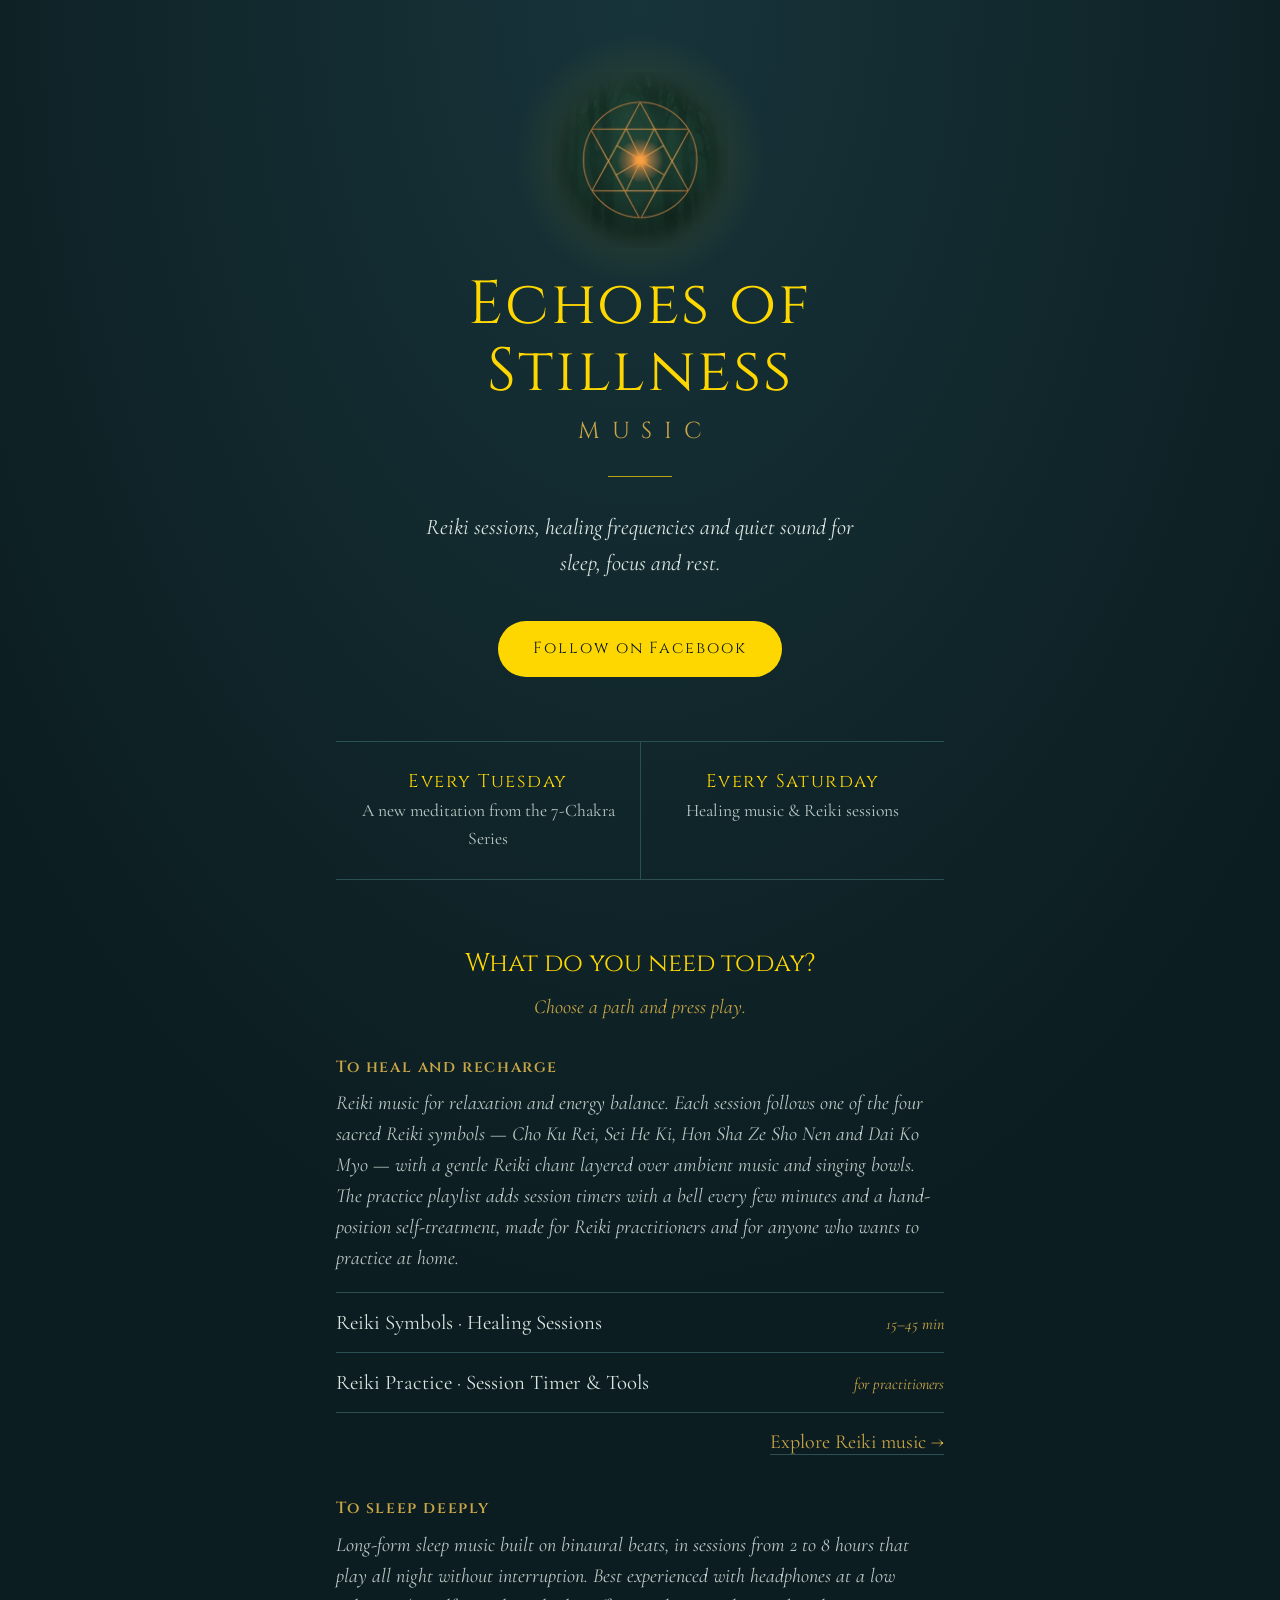
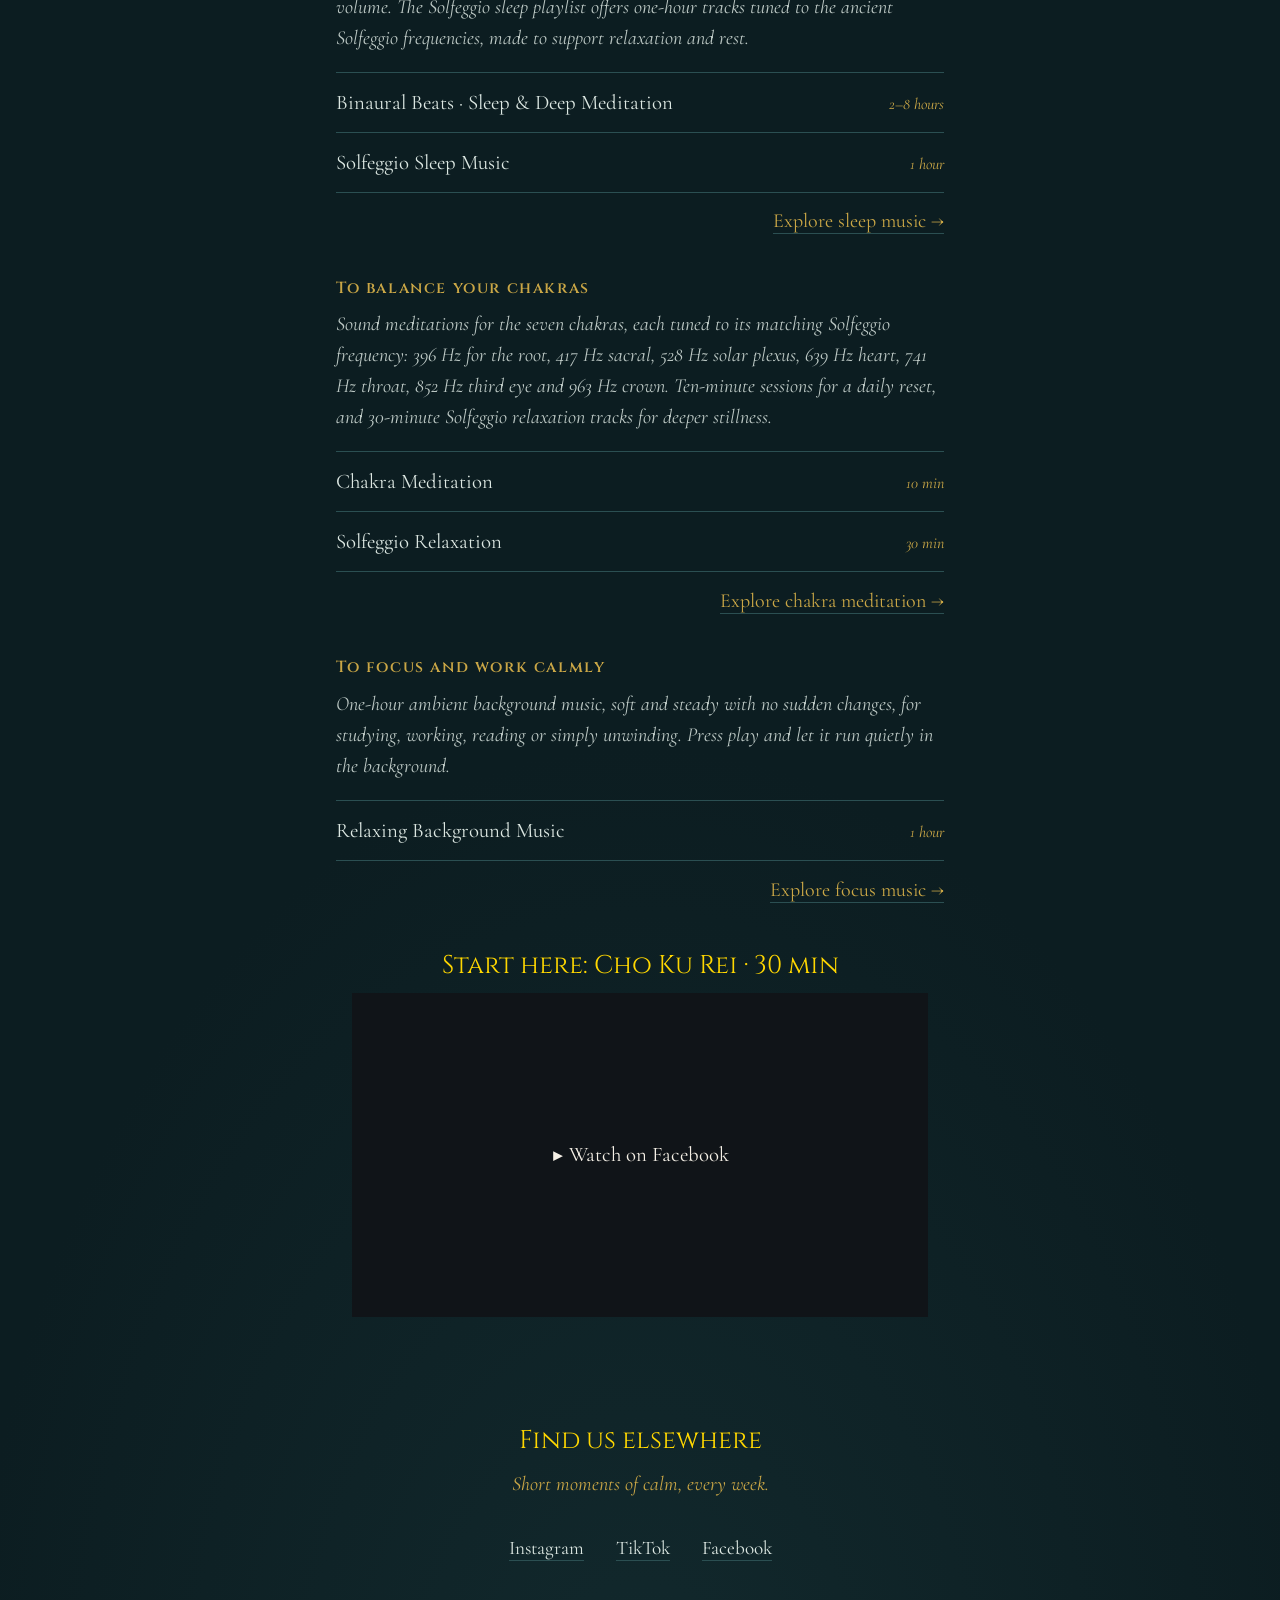
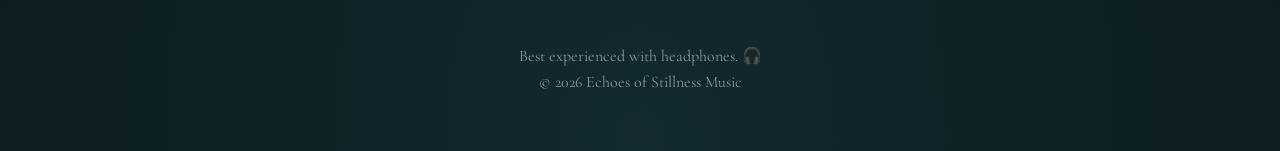
<file: index.html>
<!DOCTYPE html>
<html lang="en">
<head>
  <script type="application/ld+json">{"@context":"https://schema.org","@type":"WebSite","name":"Echoes of Stillness Music","url":"https://echoesofstillnessmusic.github.io/","description":"Reiki sessions, healing frequencies and quiet sound for sleep, focus and rest.","sameAs":["https://www.facebook.com/EchoesOfStillnessMusic","https://www.instagram.com/echoesofstillnessmusic","https://www.tiktok.com/@echoesofstillnessmusic","https://www.facebook.com/EchoesOfStillnessMusic"]}</script>
<meta charset="UTF-8">
<meta name="viewport" content="width=device-width, initial-scale=1, viewport-fit=cover">
<title>Echoes of Stillness Music — Healing frequencies, Reiki and sleep sessions</title>
<meta name="description" content="Echoes of Stillness Music: New healing sessions every Tuesday and Saturday on Facebook: Reiki, chakra meditations, Solfeggio healing frequencies, binaural beats and relaxing background music.">
<link rel="icon" type="image/png" href="[data-uri]">
<link rel="canonical" href="https://echoesofstillnessmusic.github.io/">
<meta property="og:type" content="website">
<meta property="og:title" content="Echoes of Stillness Music">
<meta property="og:description" content="New healing sessions every Tuesday and Saturday on Facebook. Healing music for Reiki, meditation and sleep.">
<meta property="og:url" content="https://echoesofstillnessmusic.github.io/">
<meta property="og:image" content="https://echoesofstillnessmusic.github.io/banner.jpg">
<meta property="og:image:width" content="1200">
<meta property="og:image:height" content="675">
<meta name="twitter:card" content="summary_large_image">
<meta name="twitter:image" content="https://echoesofstillnessmusic.github.io/banner.jpg">
<link rel="preconnect" href="https://fonts.googleapis.com">
<link rel="preconnect" href="https://fonts.gstatic.com" crossorigin>
<link href="https://fonts.googleapis.com/css2?family=Cinzel:wght@400;600&family=Cormorant+Garamond:ital,wght@0,400;0,500;1,400&display=swap" rel="stylesheet">
<style>
  :root {
    --night: #0C1D21;      /* deep forest night */
    --mist: #17343A;       /* fog between trees */
    --moss: #2B4F52;       /* hairlines */
    --gold: #FFD700;       /* brand gold */
    --ember: #C9A646;      /* softer gold for secondary text */
    --breath: #DCE7E2;     /* body text */
    --display: "Cinzel", "Trajan Pro", Georgia, serif;
    --body: "Cormorant Garamond", Garamond, Georgia, serif;
  }
  * { box-sizing: border-box; margin: 0; padding: 0; }
  html { scroll-behavior: smooth; }
  body {
    min-height: 100vh;
    background:
      radial-gradient(ellipse 90% 55% at 50% 0%, var(--mist) 0%, transparent 70%),
      radial-gradient(ellipse 70% 40% at 50% 100%, #12292D 0%, transparent 75%),
      var(--night);
    color: var(--breath);
    font-family: var(--body);
    font-size: 1.25rem;
    line-height: 1.6;
    padding: env(safe-area-inset-top, 0) 1.5rem env(safe-area-inset-bottom, 0);
  }
  main { max-width: 38rem; margin: 0 auto; }
  a { color: inherit; }
  a:focus-visible { outline: 2px solid var(--gold); outline-offset: 4px; border-radius: 2px; }

  /* Hero: the one moment of motion — a slow breathing glow */
  .hero { text-align: center; padding: 4.5rem 0 4rem; position: relative; }
  .emblem { position: relative; width: 11rem; height: 11rem; margin: 0 auto 1.5rem; }
  .emblem img { position: relative; width: 100%; height: 100%; display: block; }
  .glow {
    position: absolute; left: 50%; top: 50%;
    width: 16rem; height: 16rem; margin: -8rem 0 0 -8rem;
    border-radius: 50%;
    background: radial-gradient(circle, rgba(255,215,0,.22) 0%, rgba(255,215,0,.06) 45%, transparent 70%);
    animation: breathe 8s ease-in-out infinite;
    pointer-events: none;
  }
  @keyframes breathe {
    0%, 100% { transform: scale(.85); opacity: .6; }
    50% { transform: scale(1.15); opacity: 1; }
  }
  h1 {
    position: relative;
    font-family: var(--display);
    font-weight: 400;
    color: var(--gold);
    font-size: clamp(2.4rem, 9vw, 3.8rem);
    line-height: 1.1;
    letter-spacing: .04em;
  }
  h1 small { display: block; font-size: .38em; letter-spacing: .5em; margin-top: .8rem; color: var(--ember); padding-left: .5em; }
  .rule { width: 4rem; height: 1px; background: var(--gold); margin: 2rem auto; opacity: .7; }
  .lede { font-style: italic; font-size: 1.4rem; max-width: 28rem; margin: 0 auto; }

  .subscribe {
    display: inline-block; margin-top: 2.5rem;
    font-family: var(--display); font-size: 1rem; letter-spacing: .12em;
    color: var(--night); background: var(--gold);
    padding: .95rem 2.2rem; border-radius: 999px; text-decoration: none;
    transition: background .2s;
  }
  .subscribe:hover { background: #FFE34D; }

  /* Weekly rhythm */
  .week { display: grid; grid-template-columns: 1fr 1fr; border-top: 1px solid var(--moss); border-bottom: 1px solid var(--moss); }
  .day { padding: 1.6rem 1rem; text-align: center; }
  .day + .day { border-left: 1px solid var(--moss); }
  .day h3 { font-family: var(--display); font-weight: 400; color: var(--gold); font-size: 1.15rem; letter-spacing: .08em; }
  .day p { font-size: 1.1rem; color: var(--breath); opacity: .85; }

  /* Paths by need */
  section { padding: 4rem 0 0; }
  h2 { font-family: var(--display); font-weight: 400; color: var(--gold); font-size: 1.6rem; text-align: center; margin-bottom: .4rem; }
  .intro { text-align: center; font-style: italic; color: var(--ember); margin-bottom: 2rem; }
  .need { margin-bottom: 2.4rem; }
  .need h3 { font-family: var(--display); font-weight: 600; font-size: 1rem; letter-spacing: .1em; color: var(--ember); margin-bottom: .5rem; }
  .need ul { list-style: none; }
  .need li a {
    display: flex; justify-content: space-between; align-items: baseline; gap: 1rem;
    padding: .8rem 0; border-bottom: 1px solid var(--moss); text-decoration: none;
  }
  .need li:first-child a { border-top: 1px solid var(--moss); }
  .need li a span:first-child { font-size: 1.3rem; }
  .need li a span:last-child { font-size: 1rem; color: var(--ember); white-space: nowrap; font-style: italic; }
  .need li a:hover span:first-child { color: var(--gold); }

  /* Elsewhere */
  .elsewhere { text-align: center; padding-bottom: 2rem; }
  .elsewhere ul { list-style: none; display: flex; justify-content: center; flex-wrap: wrap; gap: .5rem 2rem; }
  .elsewhere a { text-decoration: none; font-size: 1.2rem; border-bottom: 1px solid var(--moss); }
  .elsewhere a:hover { color: var(--gold); border-color: var(--gold); }

  footer { text-align: center; font-size: 1rem; opacity: .6; padding: 3rem 0 3.5rem; }

  @media (max-width: 480px) {
    .hero { padding-top: 3rem; }
    .emblem { width: 9rem; height: 9rem; }
    .week { grid-template-columns: 1fr; }
    .day + .day { border-left: none; border-top: 1px solid var(--moss); }
  }
  @media (prefers-reduced-motion: reduce) { .glow { animation: none; } html { scroll-behavior: auto; } }
</style>
</head>
<body>
<main>

  <header class="hero">
    <div class="emblem">
      <div class="glow" aria-hidden="true"></div>
      <img src="[data-uri]" alt="Echoes of Stillness logo: golden sacred geometry star">
    </div>
    <h1>Echoes of Stillness<small>MUSIC</small></h1>
    <div class="rule" aria-hidden="true"></div>
    <p class="lede">Reiki sessions, healing frequencies and quiet sound for sleep, focus and rest.</p>
    <a class="subscribe" href="https://www.facebook.com/EchoesOfStillnessMusic">Follow on Facebook</a>
  </header>

  <div class="week">
    <div class="day">
      <h3>Every Tuesday</h3>
      <p>A new meditation from the 7-Chakra Series</p>
    </div>
    <div class="day">
      <h3>Every Saturday</h3>
      <p>Healing music &amp; Reiki sessions</p>
    </div>
  </div>

  <section>
    <h2>What do you need today?</h2>
    <p class="intro">Choose a path and press play.</p>

    <div class="need">
      <h3>To heal and recharge</h3>
      <p style="font-style:italic;opacity:.85;line-height:1.55;margin:.4em 0 .9em">Reiki music for relaxation and energy balance. Each session follows one of the four sacred Reiki symbols — Cho Ku Rei, Sei He Ki, Hon Sha Ze Sho Nen and Dai Ko Myo — with a gentle Reiki chant layered over ambient music and singing bowls. The practice playlist adds session timers with a bell every few minutes and a hand-position self-treatment, made for Reiki practitioners and for anyone who wants to practice at home.</p>
      <ul>
        <li><a href="https://www.facebook.com/EchoesOfStillnessMusic/reels"><span>Reiki Symbols · Healing Sessions</span><span>15–45 min</span></a></li>
        <li><a href="https://www.facebook.com/EchoesOfStillnessMusic/videos"><span>Reiki Practice · Session Timer &amp; Tools</span><span>for practitioners</span></a></li>
      </ul>
      <p style="margin:.8rem 0 0;text-align:right"><a href="/reiki-music/" style="color:#C9A646;text-decoration:none;border-bottom:1px solid #2B4F52">Explore Reiki music →</a></p>
    </div>

    <div class="need">
      <h3>To sleep deeply</h3>
      <p style="font-style:italic;opacity:.85;line-height:1.55;margin:.4em 0 .9em">Long-form sleep music built on binaural beats, in sessions from 2 to 8 hours that play all night without interruption. Best experienced with headphones at a low volume. The Solfeggio sleep playlist offers one-hour tracks tuned to the ancient Solfeggio frequencies, made to support relaxation and rest.</p>
      <ul>
        <li><a href="https://www.facebook.com/EchoesOfStillnessMusic"><span>Binaural Beats · Sleep &amp; Deep Meditation</span><span>2–8 hours</span></a></li>
        <li><a href="https://www.facebook.com/EchoesOfStillnessMusic"><span>Solfeggio Sleep Music</span><span>1 hour</span></a></li>
      </ul>
      <p style="margin:.8rem 0 0;text-align:right"><a href="/sleep-music/" style="color:#C9A646;text-decoration:none;border-bottom:1px solid #2B4F52">Explore sleep music →</a></p>
    </div>

    <div class="need">
      <h3>To balance your chakras</h3>
      <p style="font-style:italic;opacity:.85;line-height:1.55;margin:.4em 0 .9em">Sound meditations for the seven chakras, each tuned to its matching Solfeggio frequency: 396 Hz for the root, 417 Hz sacral, 528 Hz solar plexus, 639 Hz heart, 741 Hz throat, 852 Hz third eye and 963 Hz crown. Ten-minute sessions for a daily reset, and 30-minute Solfeggio relaxation tracks for deeper stillness.</p>
      <ul>
        <li><a href="https://www.facebook.com/EchoesOfStillnessMusic/videos"><span>Chakra Meditation</span><span>10 min</span></a></li>
        <li><a href="https://www.facebook.com/EchoesOfStillnessMusic/videos"><span>Solfeggio Relaxation</span><span>30 min</span></a></li>
      </ul>
      <p style="margin:.8rem 0 0;text-align:right"><a href="/chakra-meditation/" style="color:#C9A646;text-decoration:none;border-bottom:1px solid #2B4F52">Explore chakra meditation →</a></p>
    </div>

    <div class="need">
      <h3>To focus and work calmly</h3>
      <p style="font-style:italic;opacity:.85;line-height:1.55;margin:.4em 0 .9em">One-hour ambient background music, soft and steady with no sudden changes, for studying, working, reading or simply unwinding. Press play and let it run quietly in the background.</p>
      <ul>
        <li><a href="https://www.facebook.com/EchoesOfStillnessMusic/videos"><span>Relaxing Background Music</span><span>1 hour</span></a></li>
      </ul>
      <p style="margin:.8rem 0 0;text-align:right"><a href="/focus-music/" style="color:#C9A646;text-decoration:none;border-bottom:1px solid #2B4F52">Explore focus music →</a></p>
    </div>
  </section><section style="max-width:720px;margin:40px auto;padding:0 16px;text-align:center"><h2>Start here: Cho Ku Rei · 30 min</h2><div style="position:relative;padding-bottom:56.25%;height:0;background:#101418"><a href="https://www.facebook.com/EchoesOfStillnessMusic/reels" target="_blank" rel="noopener" style="position:absolute;top:0;left:0;width:100%;height:100%;display:flex;align-items:center;justify-content:center;color:#f5f0e6;text-decoration:none;font-size:1.3rem">▶ Watch on Facebook</a></div></section>

  <section class="elsewhere">
    <h2>Find us elsewhere</h2>
    <p class="intro">Short moments of calm, every week.</p>
    <ul>
      <li><a href="https://www.instagram.com/echoesofstillnessmusic">Instagram</a></li>
      <li><a href="https://www.tiktok.com/@echoesofstillnessmusic">TikTok</a></li>
      <li><a href="https://www.facebook.com/EchoesOfStillnessMusic">Facebook</a></li>
    </ul>
  </section>

  <footer>
    <p>Best experienced with headphones. 🎧</p>
    <p>© 2026 Echoes of Stillness Music</p>
  </footer>

</main>
</body>
</html>
</file>
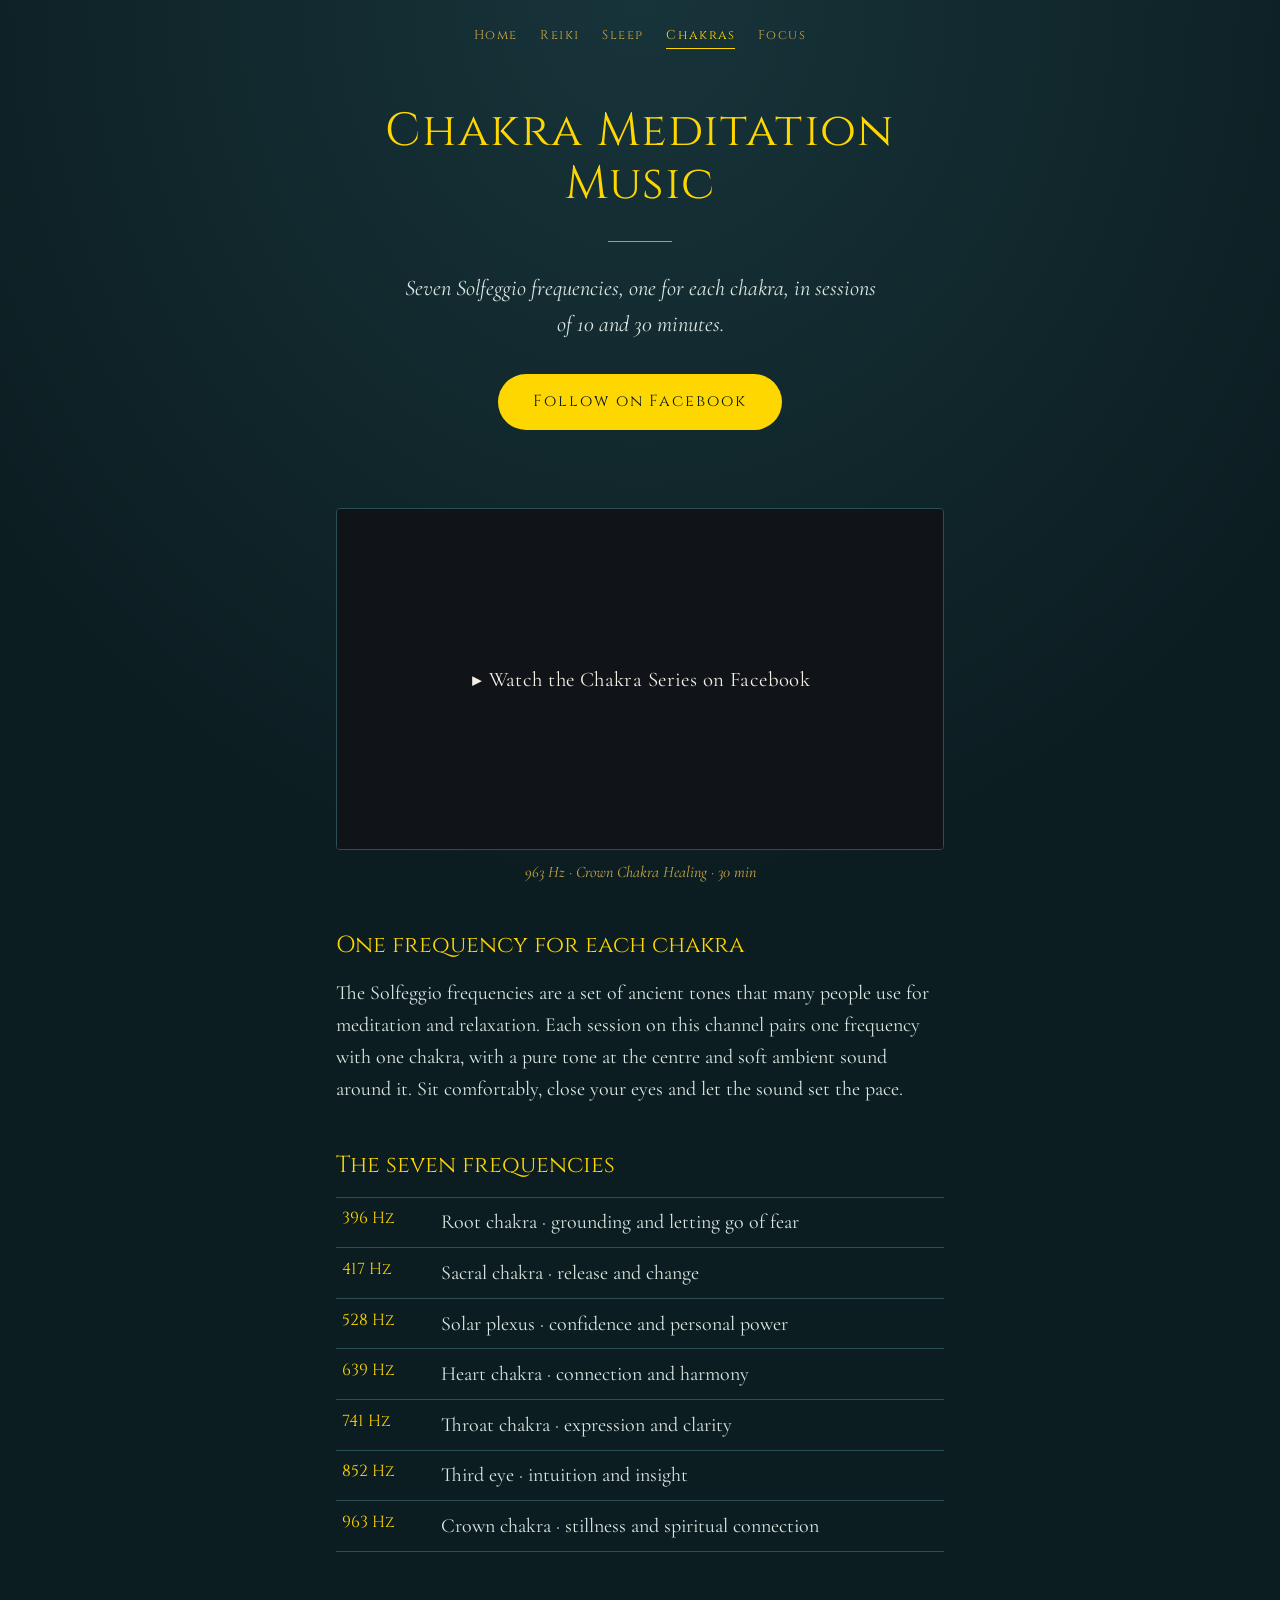
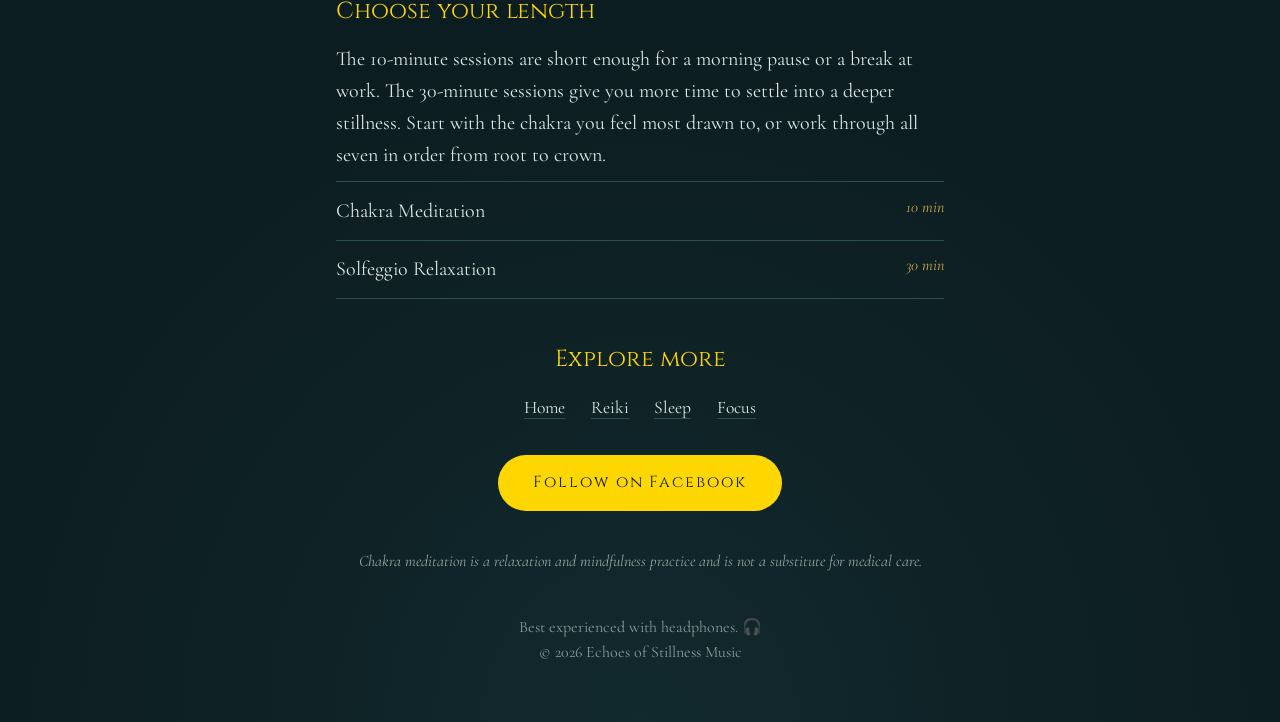
<file: chakra-meditation/index.html>
<!DOCTYPE html>
<html lang="en">
<head>
<meta charset="UTF-8">
<meta name="viewport" content="width=device-width, initial-scale=1, viewport-fit=cover">
<title>Chakra Meditation Music — 7 Solfeggio Frequencies</title>
<meta name="description" content="Chakra meditation music tuned to the seven Solfeggio frequencies, from 396 Hz to 963 Hz. Sessions of 10 and 30 minutes, one for each chakra.">
<link rel="canonical" href="https://echoesofstillnessmusic.github.io/chakra-meditation/">
<meta property="og:type" content="website">
<meta property="og:title" content="Chakra Meditation Music — 7 Solfeggio Frequencies">
<meta property="og:description" content="Chakra meditation music tuned to the seven Solfeggio frequencies, from 396 Hz to 963 Hz. Sessions of 10 and 30 minutes, one for each chakra.">
<meta property="og:url" content="https://echoesofstillnessmusic.github.io/chakra-meditation/">
<meta property="og:image" content="https://echoesofstillnessmusic.github.io/banner.jpg">
<meta name="twitter:card" content="summary_large_image">
<meta name="twitter:image" content="https://echoesofstillnessmusic.github.io/banner.jpg">
<script type="application/ld+json">{"@context":"https://schema.org","@type":"WebPage","name":"Chakra Meditation Music \u2014 7 Solfeggio Frequencies","url":"https://echoesofstillnessmusic.github.io/chakra-meditation/","description":"Chakra meditation music tuned to the seven Solfeggio frequencies, from 396 Hz to 963 Hz. Sessions of 10 and 30 minutes, one for each chakra.","isPartOf":{"@type":"WebSite","name":"Echoes of Stillness Music","url":"https://echoesofstillnessmusic.github.io/"},"about":{"@type":"MusicGroup","name":"Echoes of Stillness Music","sameAs":["https://www.facebook.com/EchoesOfStillnessMusic","https://www.instagram.com/echoesofstillnessmusic"]}}</script>
<link rel="preconnect" href="https://fonts.googleapis.com">
<link rel="preconnect" href="https://fonts.gstatic.com" crossorigin>
<link href="https://fonts.googleapis.com/css2?family=Cinzel:wght@400;600&family=Cormorant+Garamond:ital,wght@0,400;0,500;1,400&display=swap" rel="stylesheet">
<link rel="stylesheet" href="/pages.css">
</head>
<body>
<main>
<nav aria-label="Main"><a href="/">Home</a><a href="/reiki-music/">Reiki</a><a href="/sleep-music/">Sleep</a><a href="/chakra-meditation/" aria-current="page">Chakras</a><a href="/focus-music/">Focus</a></nav>
<header class="hero">
<h1>Chakra Meditation Music</h1>
<div class="rule" aria-hidden="true"></div>
<p class="lede">Seven Solfeggio frequencies, one for each chakra, in sessions of 10 and 30 minutes.</p>
<a class="subscribe" href="https://www.facebook.com/EchoesOfStillnessMusic">Follow on Facebook</a>
</header>
<div class="video"><a href="https://www.facebook.com/EchoesOfStillnessMusic/videos" target="_blank" rel="noopener" style="display:flex;align-items:center;justify-content:center;width:100%;height:100%;min-height:200px;background:#101418;color:#f5f0e6;text-decoration:none;font-size:1.3rem;letter-spacing:.02em">▶ Watch the Chakra Series on Facebook</a></div>
<p class="cap">963 Hz · Crown Chakra Healing · 30 min</p>
<section><h2>One frequency for each chakra</h2>
<p>The Solfeggio frequencies are a set of ancient tones that many people use for meditation and relaxation. Each session on this channel pairs one frequency with one chakra, with a pure tone at the centre and soft ambient sound around it. Sit comfortably, close your eyes and let the sound set the pace.</p></section>
<section><h2>The seven frequencies</h2>
<table>
<tr><td>396 Hz</td><td>Root chakra · grounding and letting go of fear</td></tr>
<tr><td>417 Hz</td><td>Sacral chakra · release and change</td></tr>
<tr><td>528 Hz</td><td>Solar plexus · confidence and personal power</td></tr>
<tr><td>639 Hz</td><td>Heart chakra · connection and harmony</td></tr>
<tr><td>741 Hz</td><td>Throat chakra · expression and clarity</td></tr>
<tr><td>852 Hz</td><td>Third eye · intuition and insight</td></tr>
<tr><td>963 Hz</td><td>Crown chakra · stillness and spiritual connection</td></tr>
</table></section>
<section><h2>Choose your length</h2>
<p>The 10-minute sessions are short enough for a morning pause or a break at work. The 30-minute sessions give you more time to settle into a deeper stillness. Start with the chakra you feel most drawn to, or work through all seven in order from root to crown.</p>
<ul class="pl">
<li><a href="https://www.facebook.com/EchoesOfStillnessMusic/videos"><span>Chakra Meditation</span><span>10 min</span></a></li>
<li><a href="https://www.facebook.com/EchoesOfStillnessMusic/videos"><span>Solfeggio Relaxation</span><span>30 min</span></a></li>
</ul></section>
<section class="more"><h2>Explore more</h2><a href="/">Home</a><a href="/reiki-music/">Reiki</a><a href="/sleep-music/">Sleep</a><a href="/focus-music/">Focus</a></section>
<p style="text-align:center"><a class="subscribe" href="https://www.facebook.com/EchoesOfStillnessMusic">Follow on Facebook</a></p>
<p class="note">Chakra meditation is a relaxation and mindfulness practice and is not a substitute for medical care.</p>
<footer>Best experienced with headphones. &#127911;<br>&copy; 2026 Echoes of Stillness Music</footer>
</main>
</body>
</html>
</file>
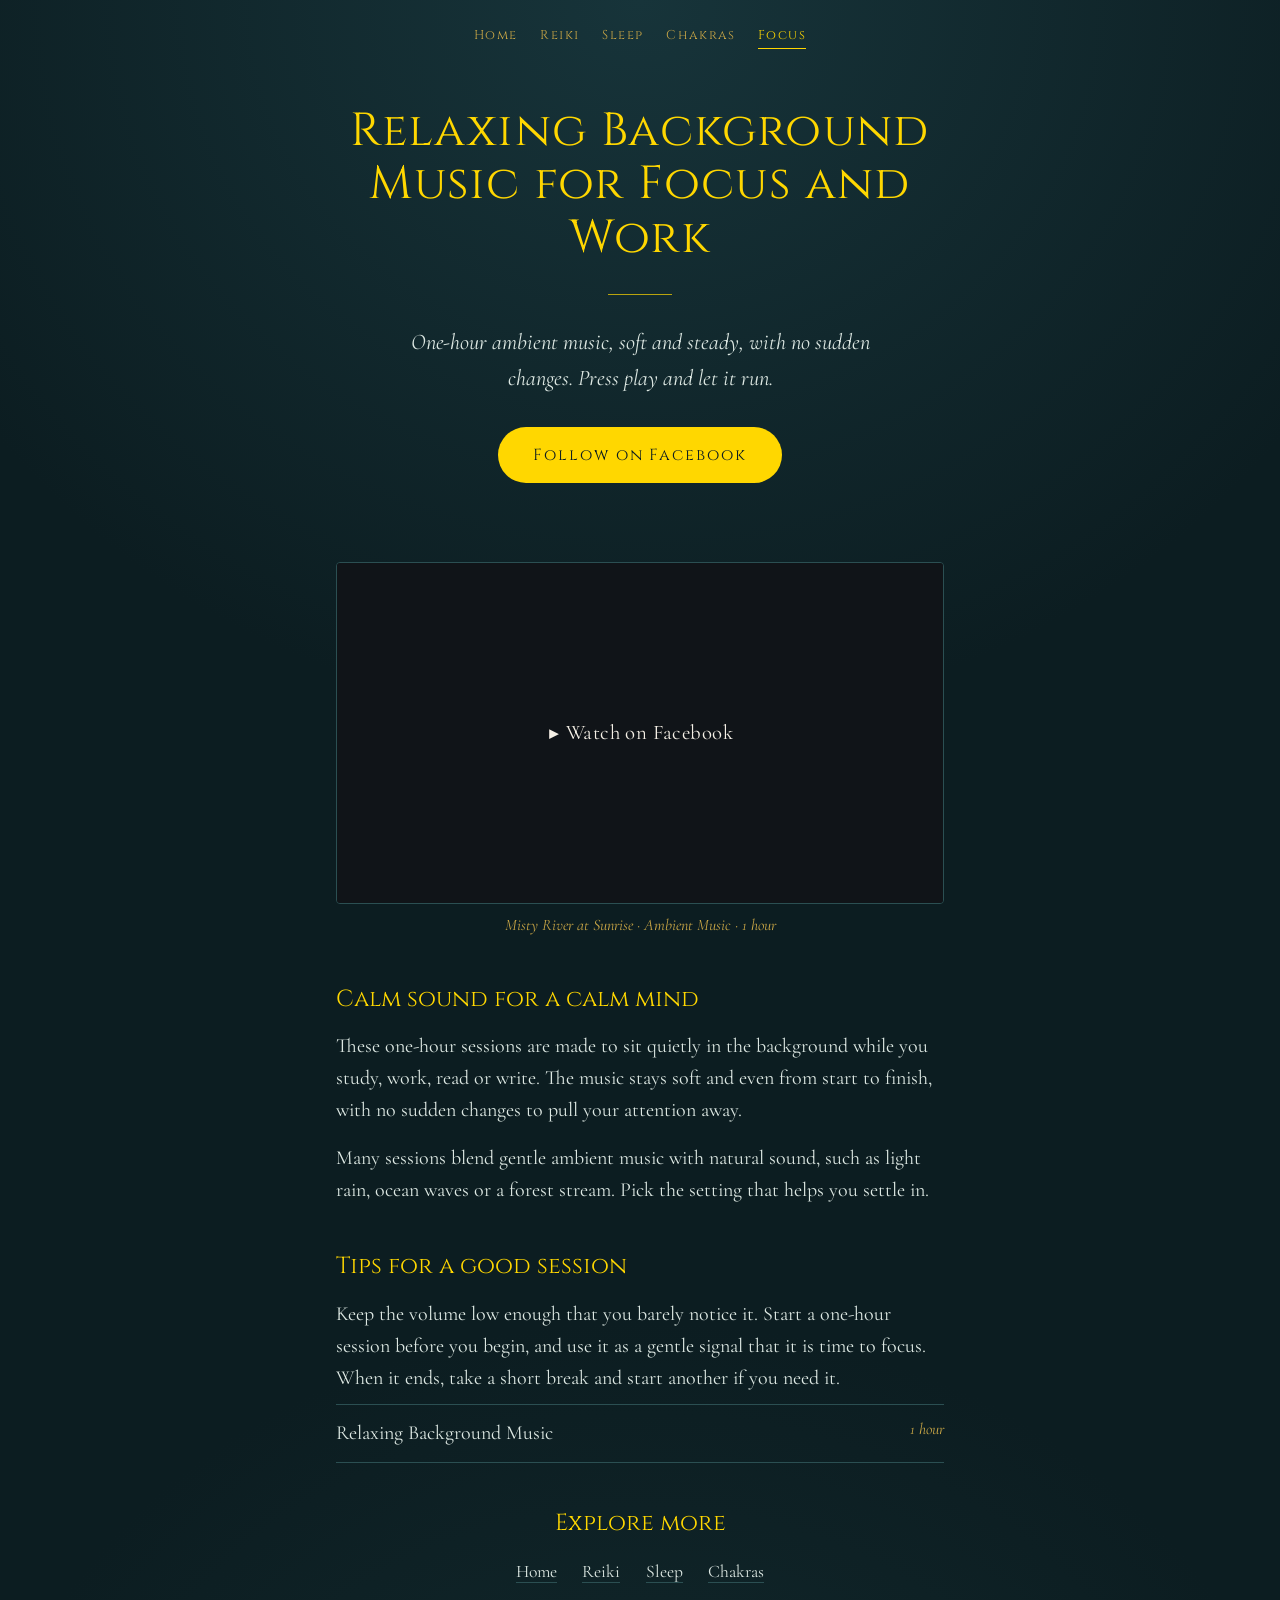
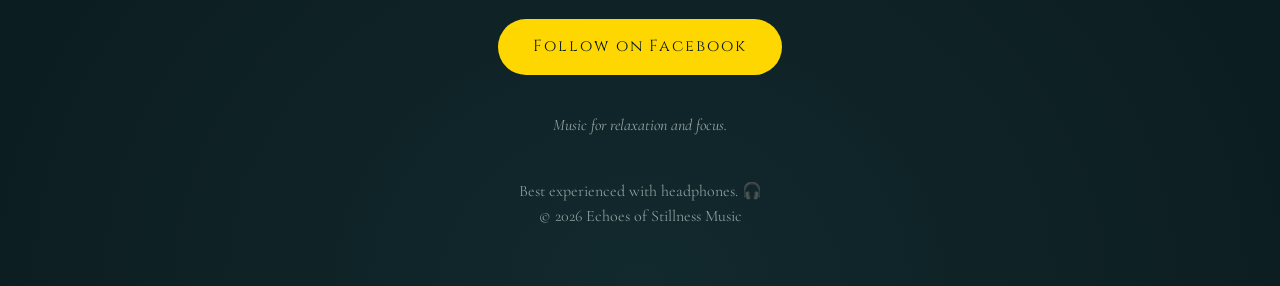
<file: focus-music/index.html>
<!DOCTYPE html>
<html lang="en">
<head>
<meta charset="UTF-8">
<meta name="viewport" content="width=device-width, initial-scale=1, viewport-fit=cover">
<title>Relaxing Background Music for Focus and Work</title>
<meta name="description" content="One-hour relaxing background music for studying, working and reading. Soft, steady ambient sound with rain, ocean and forest, and no sudden changes.">
<link rel="canonical" href="https://echoesofstillnessmusic.github.io/focus-music/">
<meta property="og:type" content="website">
<meta property="og:title" content="Relaxing Background Music for Focus and Work">
<meta property="og:description" content="One-hour relaxing background music for studying, working and reading. Soft, steady ambient sound with rain, ocean and forest, and no sudden changes.">
<meta property="og:url" content="https://echoesofstillnessmusic.github.io/focus-music/">
<meta property="og:image" content="https://echoesofstillnessmusic.github.io/banner.jpg">
<meta name="twitter:card" content="summary_large_image">
<meta name="twitter:image" content="https://echoesofstillnessmusic.github.io/banner.jpg">
<script type="application/ld+json">{"@context":"https://schema.org","@type":"WebPage","name":"Relaxing Background Music for Focus and Work","url":"https://echoesofstillnessmusic.github.io/focus-music/","description":"One-hour relaxing background music for studying, working and reading. Soft, steady ambient sound with rain, ocean and forest, and no sudden changes.","isPartOf":{"@type":"WebSite","name":"Echoes of Stillness Music","url":"https://echoesofstillnessmusic.github.io/"},"about":{"@type":"MusicGroup","name":"Echoes of Stillness Music","sameAs":["https://www.facebook.com/EchoesOfStillnessMusic","https://www.instagram.com/echoesofstillnessmusic"]}}</script>
<link rel="preconnect" href="https://fonts.googleapis.com">
<link rel="preconnect" href="https://fonts.gstatic.com" crossorigin>
<link href="https://fonts.googleapis.com/css2?family=Cinzel:wght@400;600&family=Cormorant+Garamond:ital,wght@0,400;0,500;1,400&display=swap" rel="stylesheet">
<link rel="stylesheet" href="/pages.css">
</head>
<body>
<main>
<nav aria-label="Main"><a href="/">Home</a><a href="/reiki-music/">Reiki</a><a href="/sleep-music/">Sleep</a><a href="/chakra-meditation/">Chakras</a><a href="/focus-music/" aria-current="page">Focus</a></nav>
<header class="hero">
<h1>Relaxing Background Music for Focus and Work</h1>
<div class="rule" aria-hidden="true"></div>
<p class="lede">One-hour ambient music, soft and steady, with no sudden changes. Press play and let it run.</p>
<a class="subscribe" href="https://www.facebook.com/EchoesOfStillnessMusic">Follow on Facebook</a>
</header>
<div class="video"><a href="https://www.facebook.com/EchoesOfStillnessMusic/videos" target="_blank" rel="noopener" style="display:flex;align-items:center;justify-content:center;width:100%;height:100%;min-height:200px;background:#101418;color:#f5f0e6;text-decoration:none;font-size:1.3rem;letter-spacing:.02em">▶ Watch on Facebook</a></div>
<p class="cap">Misty River at Sunrise · Ambient Music · 1 hour</p>
<section><h2>Calm sound for a calm mind</h2>
<p>These one-hour sessions are made to sit quietly in the background while you study, work, read or write. The music stays soft and even from start to finish, with no sudden changes to pull your attention away.</p>
<p>Many sessions blend gentle ambient music with natural sound, such as light rain, ocean waves or a forest stream. Pick the setting that helps you settle in.</p></section>
<section><h2>Tips for a good session</h2>
<p>Keep the volume low enough that you barely notice it. Start a one-hour session before you begin, and use it as a gentle signal that it is time to focus. When it ends, take a short break and start another if you need it.</p>
<ul class="pl">
<li><a href="https://www.facebook.com/EchoesOfStillnessMusic/videos"><span>Relaxing Background Music</span><span>1 hour</span></a></li>
</ul></section>
<section class="more"><h2>Explore more</h2><a href="/">Home</a><a href="/reiki-music/">Reiki</a><a href="/sleep-music/">Sleep</a><a href="/chakra-meditation/">Chakras</a></section>
<p style="text-align:center"><a class="subscribe" href="https://www.facebook.com/EchoesOfStillnessMusic">Follow on Facebook</a></p>
<p class="note">Music for relaxation and focus.</p>
<footer>Best experienced with headphones. &#127911;<br>&copy; 2026 Echoes of Stillness Music</footer>
</main>
</body>
</html>
</file>
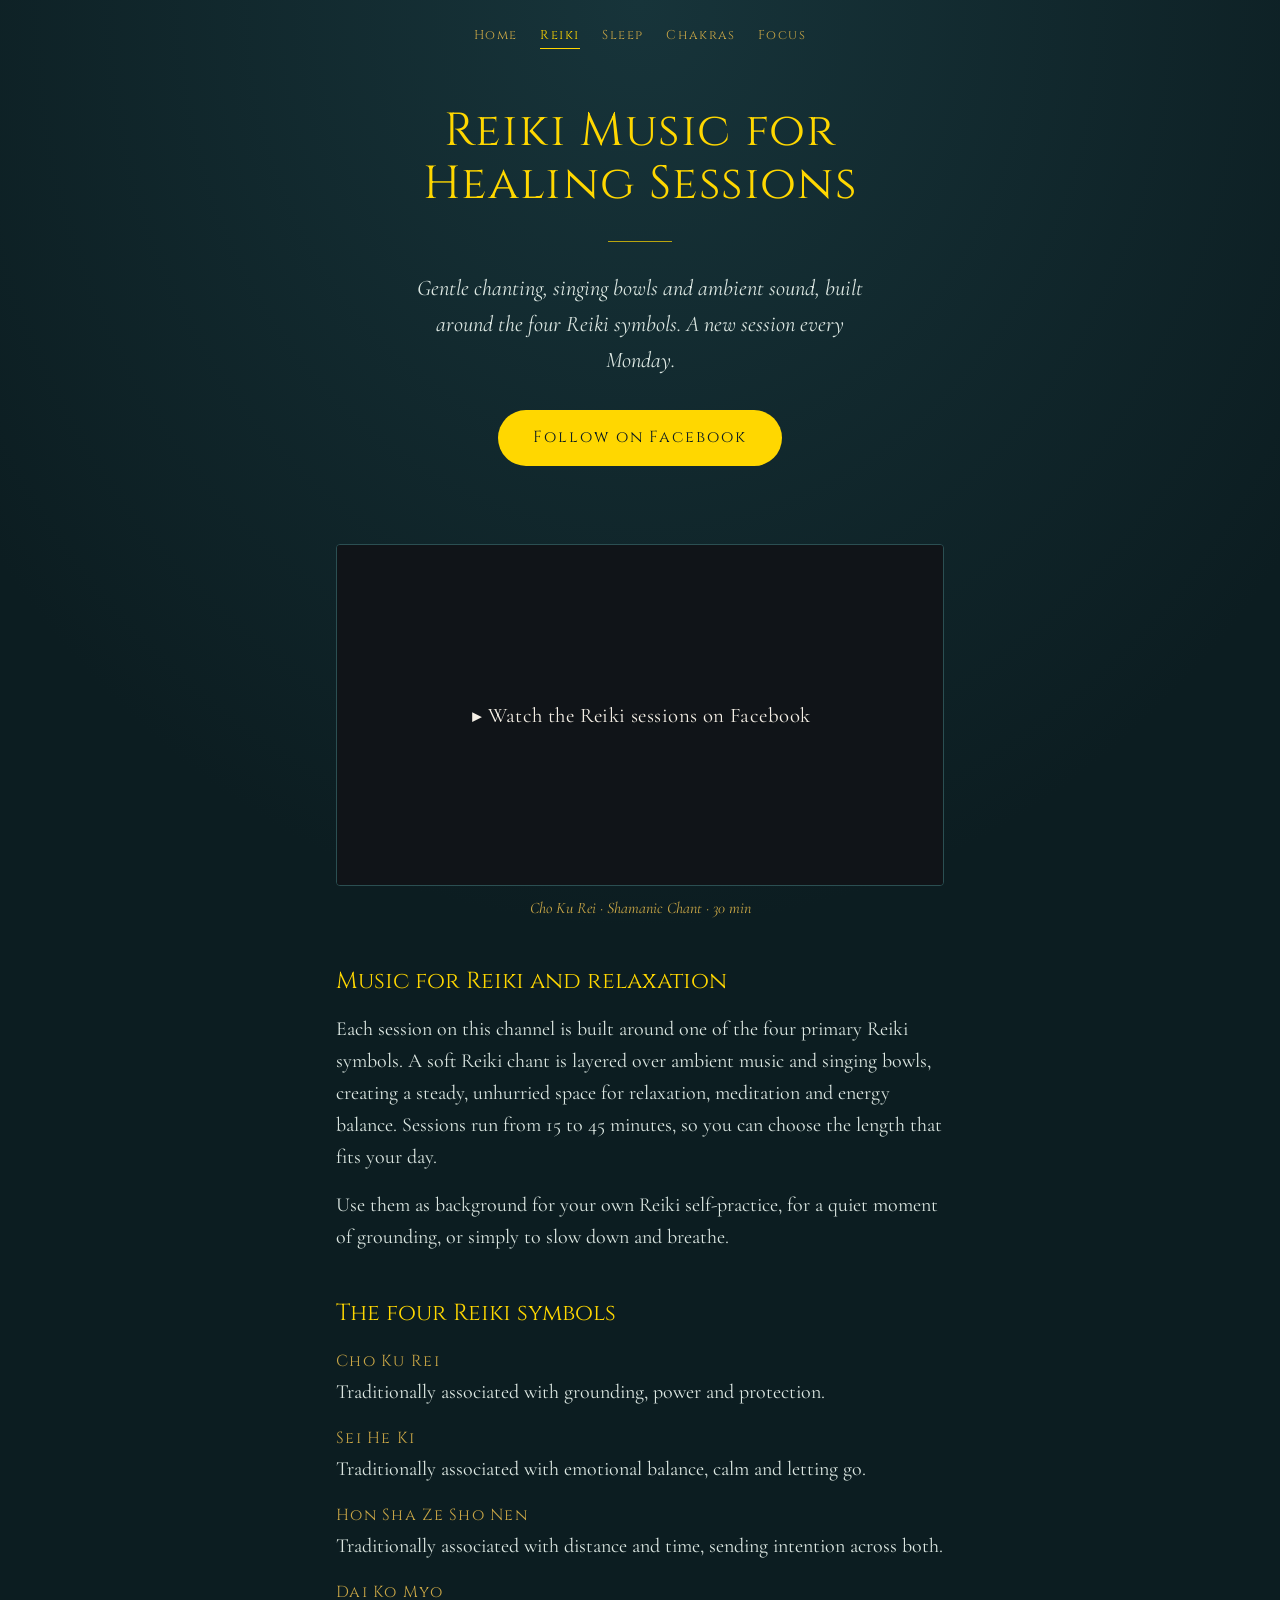
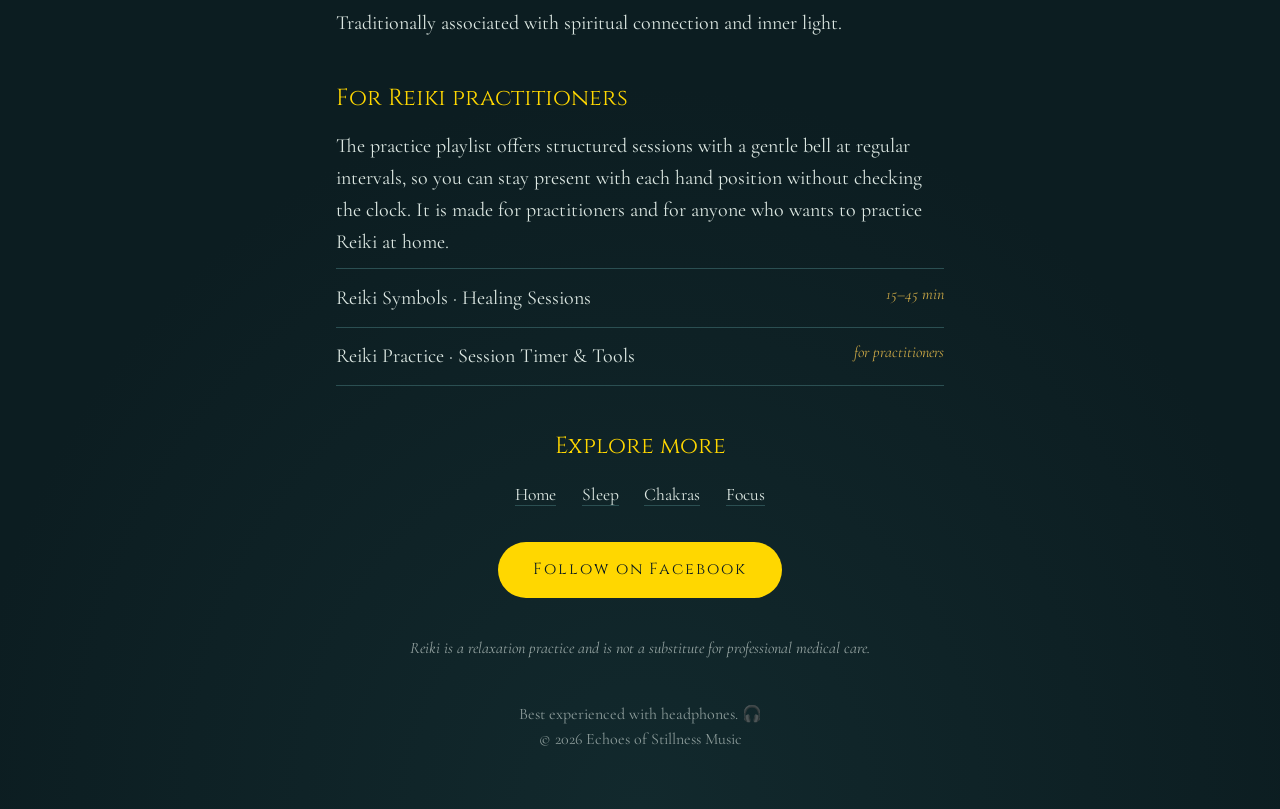
<file: reiki-music/index.html>
<!DOCTYPE html>
<html lang="en">
<head>
<meta charset="UTF-8">
<meta name="viewport" content="width=device-width, initial-scale=1, viewport-fit=cover">
<title>Reiki Music for Healing Sessions — Cho Ku Rei, Sei He Ki and more</title>
<meta name="description" content="Reiki music for relaxation and energy balance. Sessions built around the four Reiki symbols, with gentle chanting, singing bowls and ambient sound. A new session every Monday.">
<link rel="canonical" href="https://echoesofstillnessmusic.github.io/reiki-music/">
<meta property="og:type" content="website">
<meta property="og:title" content="Reiki Music for Healing Sessions — Cho Ku Rei, Sei He Ki and more">
<meta property="og:description" content="Reiki music for relaxation and energy balance. Sessions built around the four Reiki symbols, with gentle chanting, singing bowls and ambient sound. A new session every Monday.">
<meta property="og:url" content="https://echoesofstillnessmusic.github.io/reiki-music/">
<meta property="og:image" content="https://echoesofstillnessmusic.github.io/banner.jpg">
<meta name="twitter:card" content="summary_large_image">
<meta name="twitter:image" content="https://echoesofstillnessmusic.github.io/banner.jpg">
<script type="application/ld+json">{"@context":"https://schema.org","@type":"WebPage","name":"Reiki Music for Healing Sessions \u2014 Cho Ku Rei, Sei He Ki and more","url":"https://echoesofstillnessmusic.github.io/reiki-music/","description":"Reiki music for relaxation and energy balance. Sessions built around the four Reiki symbols, with gentle chanting, singing bowls and ambient sound. A new session every Monday.","isPartOf":{"@type":"WebSite","name":"Echoes of Stillness Music","url":"https://echoesofstillnessmusic.github.io/"},"about":{"@type":"MusicGroup","name":"Echoes of Stillness Music","sameAs":["https://www.facebook.com/EchoesOfStillnessMusic","https://www.instagram.com/echoesofstillnessmusic"]}}</script>
<link rel="preconnect" href="https://fonts.googleapis.com">
<link rel="preconnect" href="https://fonts.gstatic.com" crossorigin>
<link href="https://fonts.googleapis.com/css2?family=Cinzel:wght@400;600&family=Cormorant+Garamond:ital,wght@0,400;0,500;1,400&display=swap" rel="stylesheet">
<link rel="stylesheet" href="/pages.css">
</head>
<body>
<main>
<nav aria-label="Main"><a href="/">Home</a><a href="/reiki-music/" aria-current="page">Reiki</a><a href="/sleep-music/">Sleep</a><a href="/chakra-meditation/">Chakras</a><a href="/focus-music/">Focus</a></nav>
<header class="hero">
<h1>Reiki Music for Healing Sessions</h1>
<div class="rule" aria-hidden="true"></div>
<p class="lede">Gentle chanting, singing bowls and ambient sound, built around the four Reiki symbols. A new session every Monday.</p>
<a class="subscribe" href="https://www.facebook.com/EchoesOfStillnessMusic">Follow on Facebook</a>
</header>
<div class="video"><a href="https://www.facebook.com/EchoesOfStillnessMusic/reels" target="_blank" rel="noopener" style="display:flex;align-items:center;justify-content:center;width:100%;height:100%;min-height:200px;background:#101418;color:#f5f0e6;text-decoration:none;font-size:1.3rem;letter-spacing:.02em">▶ Watch the Reiki sessions on Facebook</a></div>
<p class="cap">Cho Ku Rei · Shamanic Chant · 30 min</p>
<section><h2>Music for Reiki and relaxation</h2>
<p>Each session on this channel is built around one of the four primary Reiki symbols. A soft Reiki chant is layered over ambient music and singing bowls, creating a steady, unhurried space for relaxation, meditation and energy balance. Sessions run from 15 to 45 minutes, so you can choose the length that fits your day.</p>
<p>Use them as background for your own Reiki self-practice, for a quiet moment of grounding, or simply to slow down and breathe.</p></section>
<section><h2>The four Reiki symbols</h2>
<dl>
<dt>Cho Ku Rei</dt><dd>Traditionally associated with grounding, power and protection.</dd>
<dt>Sei He Ki</dt><dd>Traditionally associated with emotional balance, calm and letting go.</dd>
<dt>Hon Sha Ze Sho Nen</dt><dd>Traditionally associated with distance and time, sending intention across both.</dd>
<dt>Dai Ko Myo</dt><dd>Traditionally associated with spiritual connection and inner light.</dd>
</dl></section>
<section><h2>For Reiki practitioners</h2>
<p>The practice playlist offers structured sessions with a gentle bell at regular intervals, so you can stay present with each hand position without checking the clock. It is made for practitioners and for anyone who wants to practice Reiki at home.</p>
<ul class="pl">
<li><a href="https://www.facebook.com/EchoesOfStillnessMusic/reels"><span>Reiki Symbols · Healing Sessions</span><span>15–45 min</span></a></li>
<li><a href="https://www.facebook.com/EchoesOfStillnessMusic/videos"><span>Reiki Practice · Session Timer &amp; Tools</span><span>for practitioners</span></a></li>
</ul></section>
<section class="more"><h2>Explore more</h2><a href="/">Home</a><a href="/sleep-music/">Sleep</a><a href="/chakra-meditation/">Chakras</a><a href="/focus-music/">Focus</a></section>
<p style="text-align:center"><a class="subscribe" href="https://www.facebook.com/EchoesOfStillnessMusic">Follow on Facebook</a></p>
<p class="note">Reiki is a relaxation practice and is not a substitute for professional medical care.</p>
<footer>Best experienced with headphones. &#127911;<br>&copy; 2026 Echoes of Stillness Music</footer>
</main>
</body>
</html>
</file>
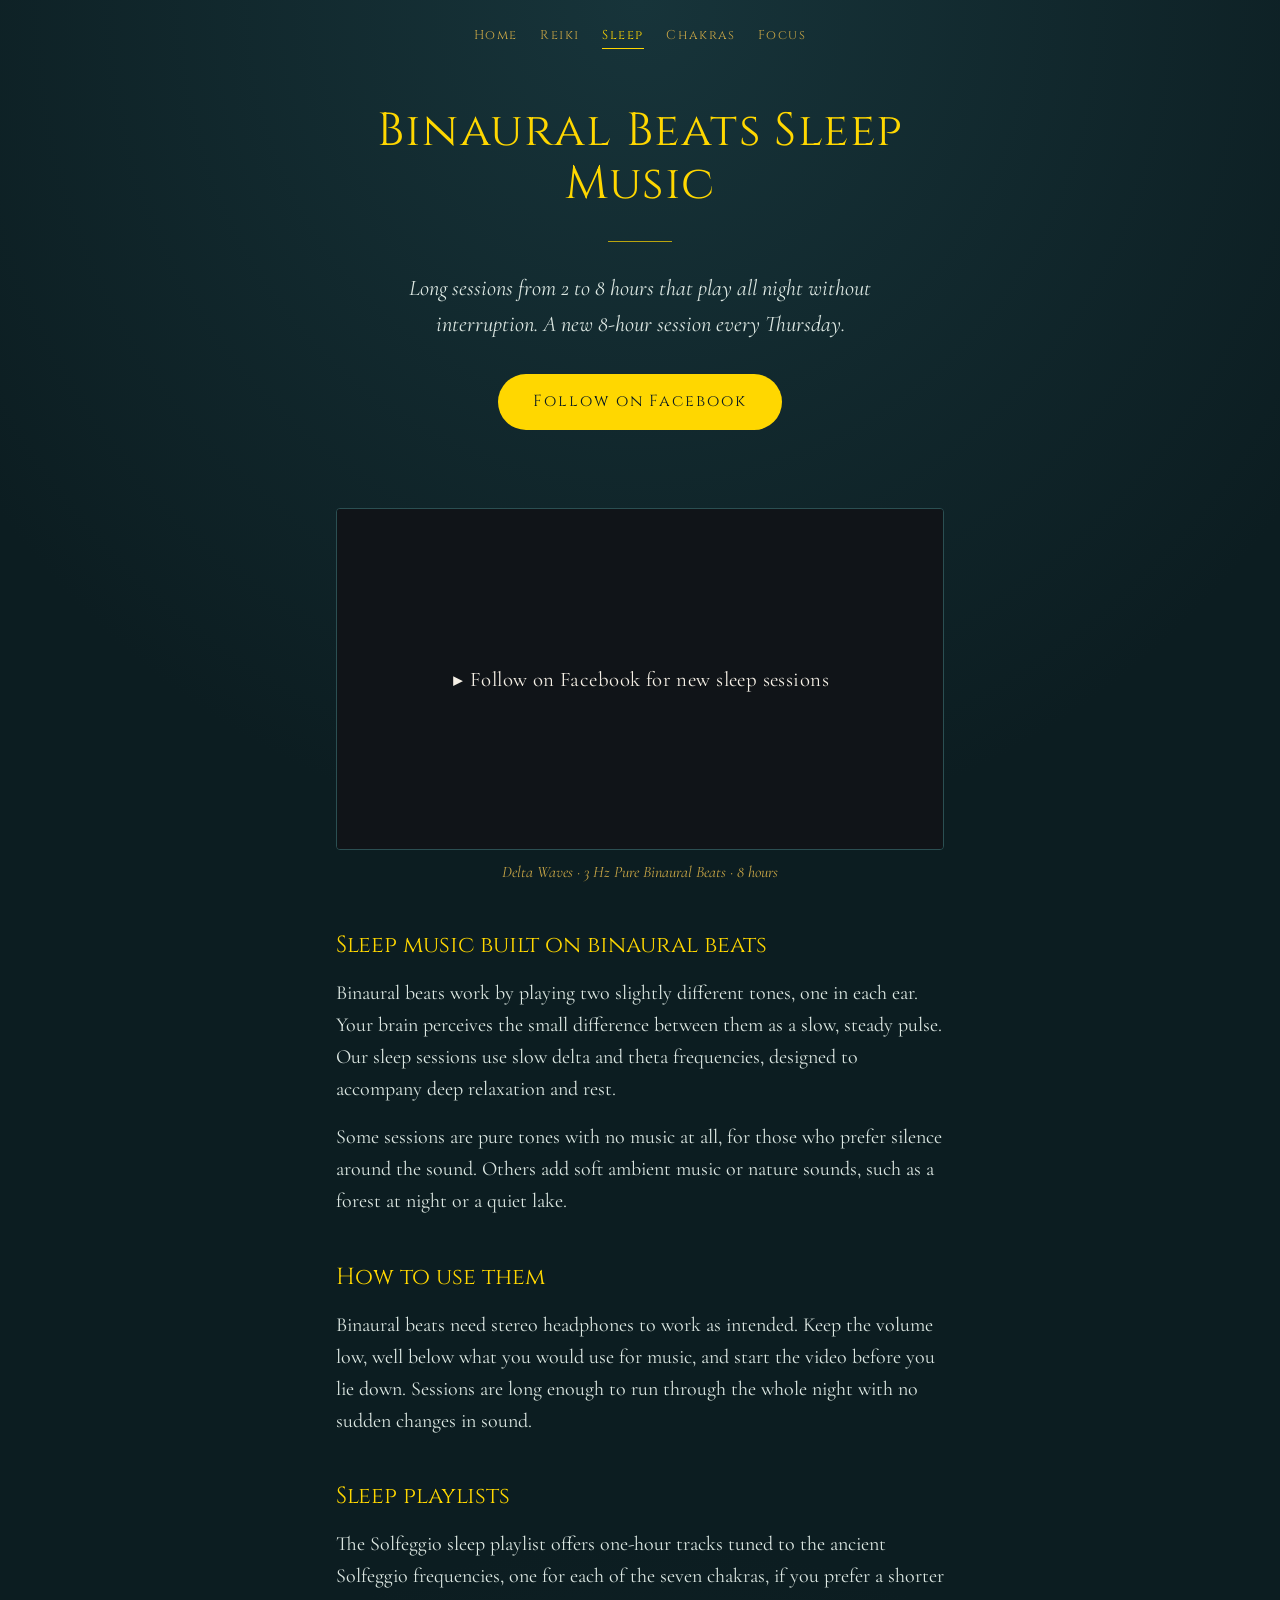
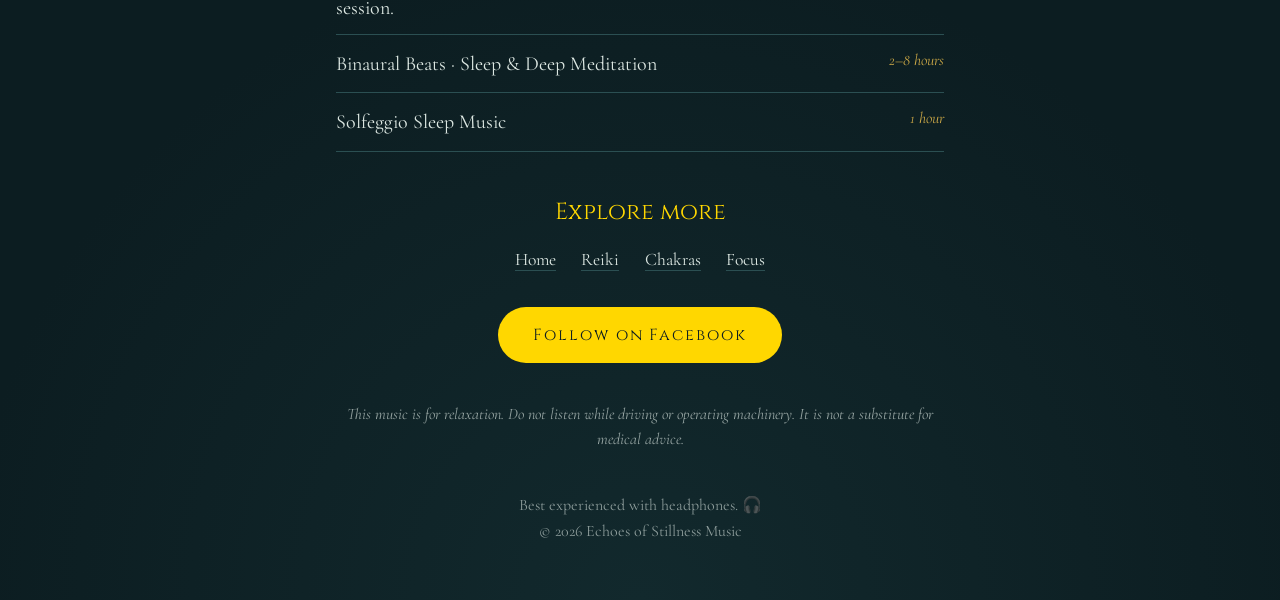
<file: sleep-music/index.html>
<!DOCTYPE html>
<html lang="en">
<head>
<meta charset="UTF-8">
<meta name="viewport" content="width=device-width, initial-scale=1, viewport-fit=cover">
<title>Binaural Beats Sleep Music — 2 to 8 Hour Sessions</title>
<meta name="description" content="Long-form binaural beats and Solfeggio sleep music, from 2 to 8 hours, made to play all night without interruption. A new 8-hour sleep session every Thursday.">
<link rel="canonical" href="https://echoesofstillnessmusic.github.io/sleep-music/">
<meta property="og:type" content="website">
<meta property="og:title" content="Binaural Beats Sleep Music — 2 to 8 Hour Sessions">
<meta property="og:description" content="Long-form binaural beats and Solfeggio sleep music, from 2 to 8 hours, made to play all night without interruption. A new 8-hour sleep session every Thursday.">
<meta property="og:url" content="https://echoesofstillnessmusic.github.io/sleep-music/">
<meta property="og:image" content="https://echoesofstillnessmusic.github.io/banner.jpg">
<meta name="twitter:card" content="summary_large_image">
<meta name="twitter:image" content="https://echoesofstillnessmusic.github.io/banner.jpg">
<script type="application/ld+json">{"@context":"https://schema.org","@type":"WebPage","name":"Binaural Beats Sleep Music \u2014 2 to 8 Hour Sessions","url":"https://echoesofstillnessmusic.github.io/sleep-music/","description":"Long-form binaural beats and Solfeggio sleep music, from 2 to 8 hours, made to play all night without interruption. A new 8-hour sleep session every Thursday.","isPartOf":{"@type":"WebSite","name":"Echoes of Stillness Music","url":"https://echoesofstillnessmusic.github.io/"},"about":{"@type":"MusicGroup","name":"Echoes of Stillness Music","sameAs":["https://www.facebook.com/EchoesOfStillnessMusic","https://www.instagram.com/echoesofstillnessmusic"]}}</script>
<link rel="preconnect" href="https://fonts.googleapis.com">
<link rel="preconnect" href="https://fonts.gstatic.com" crossorigin>
<link href="https://fonts.googleapis.com/css2?family=Cinzel:wght@400;600&family=Cormorant+Garamond:ital,wght@0,400;0,500;1,400&display=swap" rel="stylesheet">
<link rel="stylesheet" href="/pages.css">
</head>
<body>
<main>
<nav aria-label="Main"><a href="/">Home</a><a href="/reiki-music/">Reiki</a><a href="/sleep-music/" aria-current="page">Sleep</a><a href="/chakra-meditation/">Chakras</a><a href="/focus-music/">Focus</a></nav>
<header class="hero">
<h1>Binaural Beats Sleep Music</h1>
<div class="rule" aria-hidden="true"></div>
<p class="lede">Long sessions from 2 to 8 hours that play all night without interruption. A new 8-hour session every Thursday.</p>
<a class="subscribe" href="https://www.facebook.com/EchoesOfStillnessMusic">Follow on Facebook</a>
</header>
<div class="video"><a href="https://www.facebook.com/EchoesOfStillnessMusic" target="_blank" rel="noopener" style="display:flex;align-items:center;justify-content:center;width:100%;height:100%;min-height:200px;background:#101418;color:#f5f0e6;text-decoration:none;font-size:1.3rem;letter-spacing:.02em">▶ Follow on Facebook for new sleep sessions</a></div>
<p class="cap">Delta Waves · 3 Hz Pure Binaural Beats · 8 hours</p>
<section><h2>Sleep music built on binaural beats</h2>
<p>Binaural beats work by playing two slightly different tones, one in each ear. Your brain perceives the small difference between them as a slow, steady pulse. Our sleep sessions use slow delta and theta frequencies, designed to accompany deep relaxation and rest.</p>
<p>Some sessions are pure tones with no music at all, for those who prefer silence around the sound. Others add soft ambient music or nature sounds, such as a forest at night or a quiet lake.</p></section>
<section><h2>How to use them</h2>
<p>Binaural beats need stereo headphones to work as intended. Keep the volume low, well below what you would use for music, and start the video before you lie down. Sessions are long enough to run through the whole night with no sudden changes in sound.</p></section>
<section><h2>Sleep playlists</h2>
<p>The Solfeggio sleep playlist offers one-hour tracks tuned to the ancient Solfeggio frequencies, one for each of the seven chakras, if you prefer a shorter session.</p>
<ul class="pl">
<li><a href="https://www.facebook.com/EchoesOfStillnessMusic"><span>Binaural Beats · Sleep &amp; Deep Meditation</span><span>2–8 hours</span></a></li>
<li><a href="https://www.facebook.com/EchoesOfStillnessMusic"><span>Solfeggio Sleep Music</span><span>1 hour</span></a></li>
</ul></section>
<section class="more"><h2>Explore more</h2><a href="/">Home</a><a href="/reiki-music/">Reiki</a><a href="/chakra-meditation/">Chakras</a><a href="/focus-music/">Focus</a></section>
<p style="text-align:center"><a class="subscribe" href="https://www.facebook.com/EchoesOfStillnessMusic">Follow on Facebook</a></p>
<p class="note">This music is for relaxation. Do not listen while driving or operating machinery. It is not a substitute for medical advice.</p>
<footer>Best experienced with headphones. &#127911;<br>&copy; 2026 Echoes of Stillness Music</footer>
</main>
</body>
</html>
</file>
<file: pages.css>
:root{--night:#0C1D21;--mist:#17343A;--moss:#2B4F52;--gold:#FFD700;--ember:#C9A646;--breath:#DCE7E2;--display:"Cinzel","Trajan Pro",Georgia,serif;--body:"Cormorant Garamond",Garamond,Georgia,serif}
*{box-sizing:border-box;margin:0;padding:0}html{scroll-behavior:smooth}
body{min-height:100vh;background:radial-gradient(ellipse 90% 55% at 50% 0%,var(--mist) 0%,transparent 70%),radial-gradient(ellipse 70% 40% at 50% 100%,#12292D 0%,transparent 75%),var(--night);color:var(--breath);font-family:var(--body);font-size:1.25rem;line-height:1.6;padding:env(safe-area-inset-top,0) 1.5rem env(safe-area-inset-bottom,0)}
main{max-width:38rem;margin:0 auto}a{color:inherit}a:focus-visible{outline:2px solid var(--gold);outline-offset:4px;border-radius:2px}
nav{display:flex;flex-wrap:wrap;justify-content:center;gap:.4rem 1.4rem;padding:1.6rem 0 0;font-family:var(--display);font-size:.8rem;letter-spacing:.12em}
nav a{text-decoration:none;color:var(--ember);padding-bottom:2px;border-bottom:1px solid transparent}nav a:hover,nav a[aria-current]{color:var(--gold);border-color:var(--gold)}
.hero{text-align:center;padding:3.5rem 0 2.5rem}
h1{font-family:var(--display);font-weight:400;color:var(--gold);font-size:clamp(1.9rem,7vw,2.9rem);line-height:1.15;letter-spacing:.03em}
.rule{width:4rem;height:1px;background:var(--gold);margin:1.8rem auto;opacity:.7}
.lede{font-style:italic;font-size:1.4rem;max-width:30rem;margin:0 auto}
.subscribe{display:inline-block;margin-top:2rem;font-family:var(--display);font-size:1rem;letter-spacing:.12em;color:var(--night);background:var(--gold);padding:.95rem 2.2rem;border-radius:999px;text-decoration:none;transition:background .2s}.subscribe:hover{background:#FFE34D}
section{padding:2.6rem 0 0}h2{font-family:var(--display);font-weight:400;color:var(--gold);font-size:1.45rem;margin-bottom:.8rem}
p+p{margin-top:1rem}
.video{position:relative;aspect-ratio:16/9;margin-top:2.4rem;border:1px solid var(--moss);border-radius:4px;overflow:hidden}.video iframe{position:absolute;inset:0;width:100%;height:100%;border:0}
.cap{text-align:center;font-style:italic;color:var(--ember);font-size:1rem;margin-top:.6rem}
dl{margin-top:.4rem}dt{font-family:var(--display);font-size:1rem;letter-spacing:.08em;color:var(--ember);margin-top:1.1rem}dd{margin-top:.1rem}
table{width:100%;border-collapse:collapse;margin-top:.6rem}td{padding:.55rem .4rem;border-bottom:1px solid var(--moss);vertical-align:top}tr:first-child td{border-top:1px solid var(--moss)}td:first-child{font-family:var(--display);color:var(--gold);white-space:nowrap;padding-right:1rem;font-size:1rem}
ul.pl{list-style:none;margin-top:.6rem}ul.pl li a{display:flex;justify-content:space-between;gap:1rem;padding:.8rem 0;border-bottom:1px solid var(--moss);text-decoration:none}ul.pl li:first-child a{border-top:1px solid var(--moss)}ul.pl li a span:last-child{font-size:1rem;color:var(--ember);font-style:italic;white-space:nowrap}ul.pl li a:hover span:first-child{color:var(--gold)}
.more{text-align:center}.more a{text-decoration:none;border-bottom:1px solid var(--moss);margin:0 .8rem;font-size:1.1rem}.more a:hover{color:var(--gold);border-color:var(--gold)}
.note{font-size:1rem;opacity:.65;font-style:italic;margin-top:2.4rem;text-align:center}
footer{text-align:center;font-size:1rem;opacity:.6;padding:2.5rem 0 3.5rem}
@media(max-width:480px){ul.pl li a{flex-direction:column;gap:0}}
</file>
